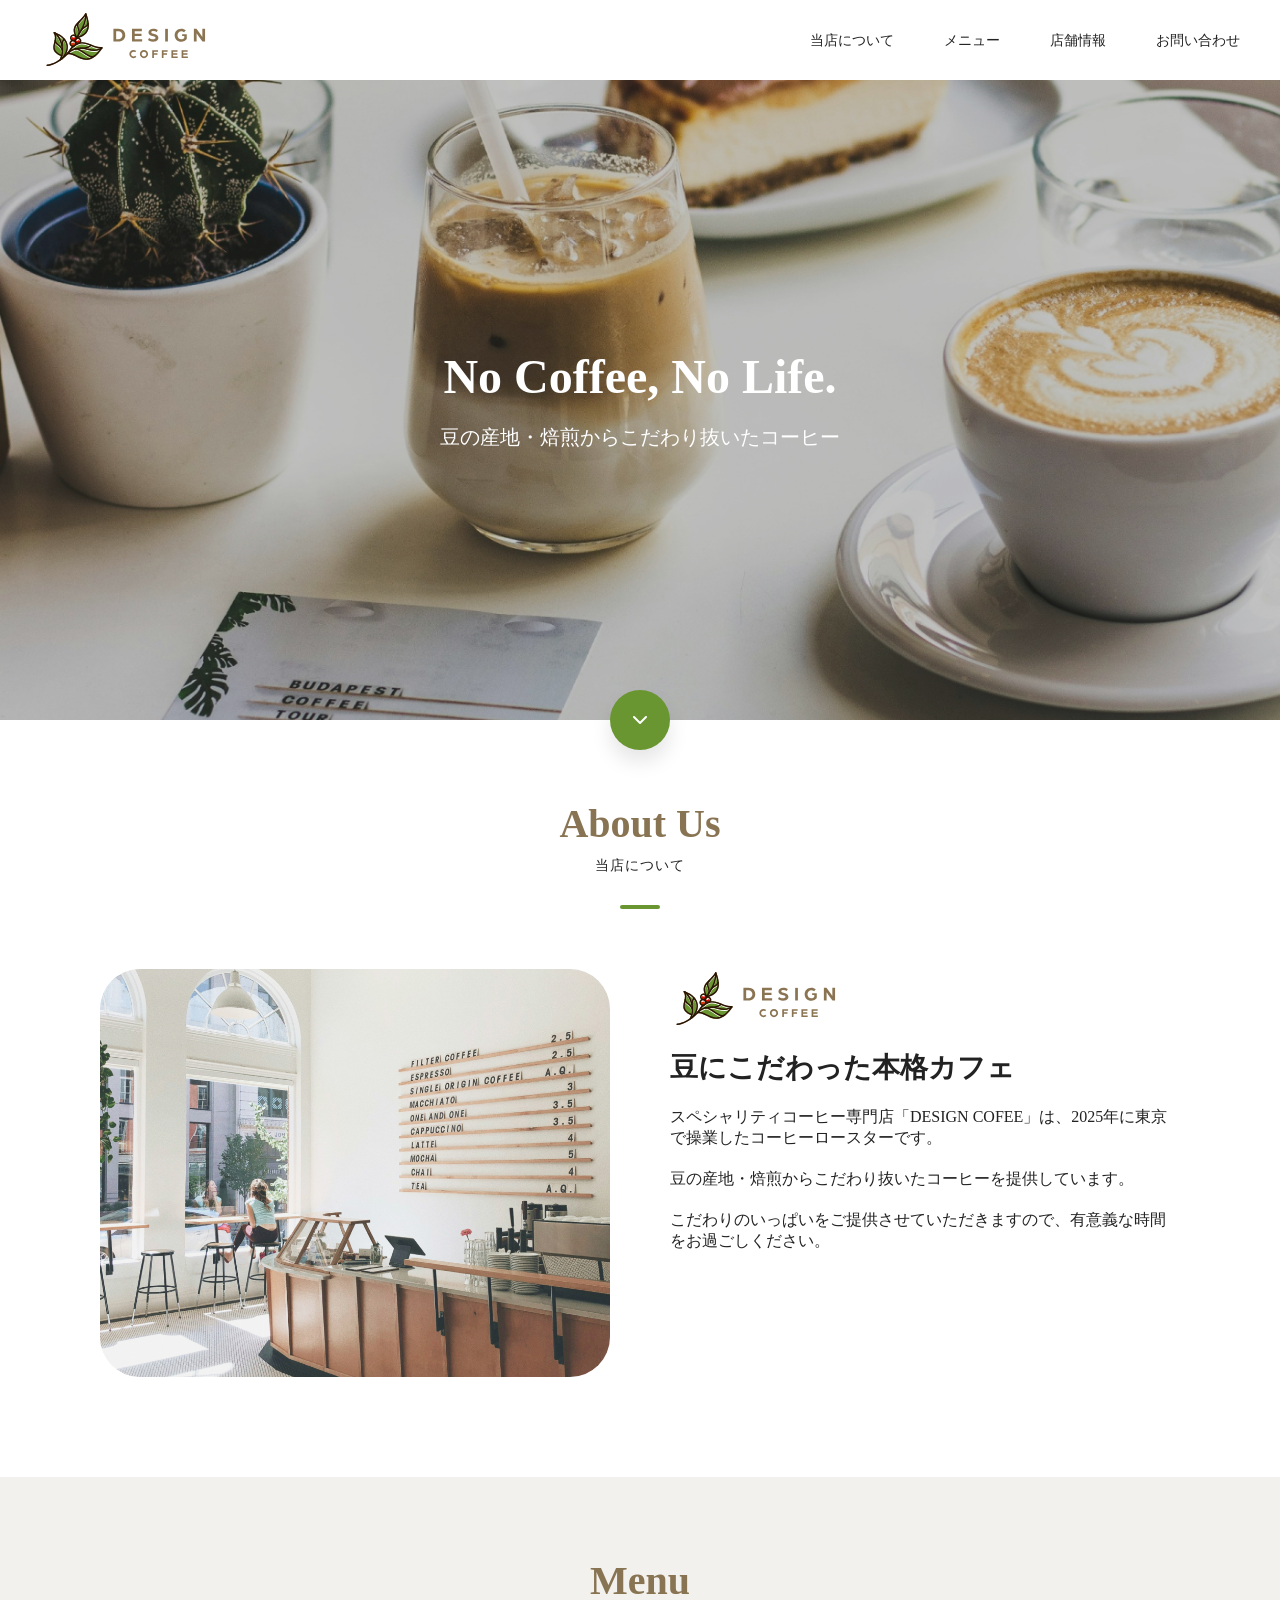
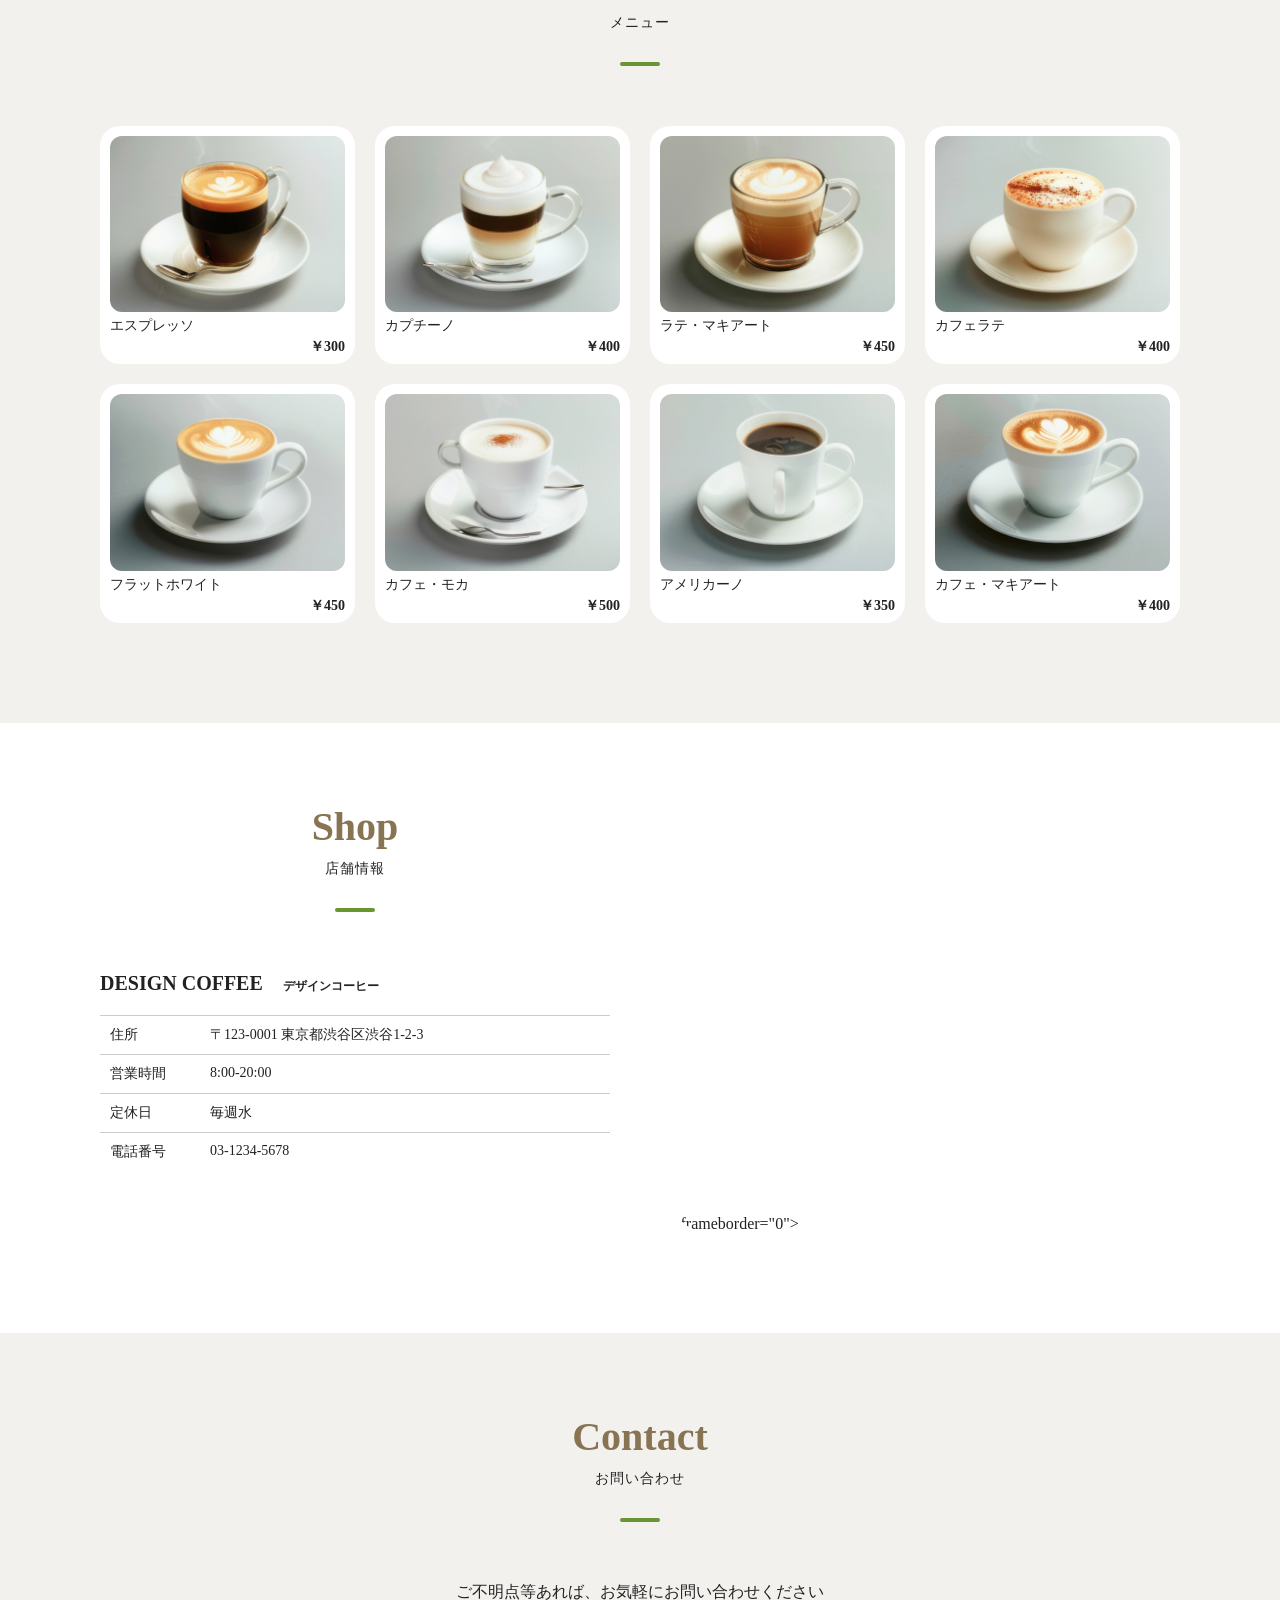
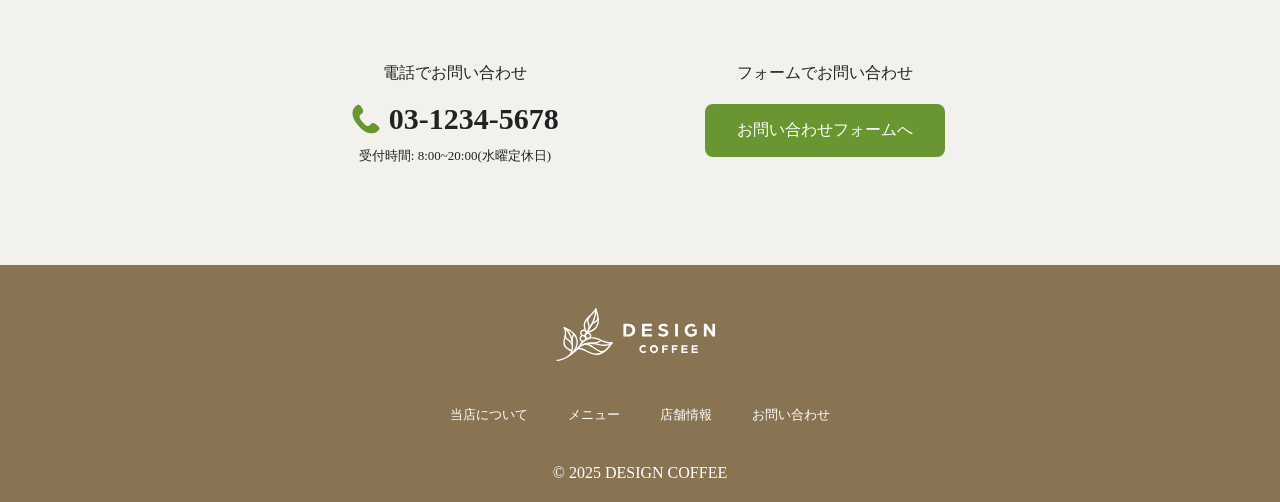
<file: index.html>
<!DOCTYPE html>
<html lang="ja">
<head>
  <meta charset="UTF-8">
  <meta name="viewport" content="width=device-width, initial-scale=1.0">
  <title>Document</title>
  <link rel="stylesheet" href="css/reset.css">
  <link rel="stylesheet" href="css/style.css">
  <link rel="preconnect" href="https://fonts.googleapis.com">
  <link rel="preconnect" href="https://fonts.gstatic.com"crossorigin>
  <link href="https://fonts.googleapis.com/css2?family=Montserrat:ital,wght@0,100..900;1,100..900&family=Noto+Sans+JP:wght@100..900&display=swap" rel="stylesheet">
</head>
<body>
  <header>
    <h1>
      <a href="index.html" class="logo">
        <img src="img/logo.svg" alt="DESIGN COFFEEのロゴ">
      </a>
    </h1>
    <nav>
      <ul>
        <li><a href="index.html#about">当店について</a></li>
        <li><a href="index.html#menu">メニュー</a></li>
        <li><a href="index.html#shop">店舗情報</a></li>
        <li><a href="index.html#contact">お問い合わせ</a></li>
      </ul>
    </nav>
  </header>
  <section class="hero">
    <h2>No Coffee, No Life.</h2>
    <p>豆の産地・焙煎からこだわり抜いたコーヒー</p>
    <a href="#about">
      <img src="img/down.png" alt="下へスクロール">
    </a>
  </section>
  <main>
    <section class="main-section about" id="about">
      <div class="container">
        <div class="heading-group">
          <h2>
            About Us
            <span>当店について</span>
          </h2>
        </div>
        <div class="layout">
          <div class="image">
            <img src="img/about-photo.jpg" alt="当店の写真">
          </div>
          <div class="text">
            <img src="img/logo.svg" alt="DESIGN COFFEEのロゴ">
            <h3>豆にこだわった本格カフェ</h3>
            <p>スペシャリティコーヒー専門店「DESIGN COFEE」は、2025年に東京で操業したコーヒーロースターです。</p>
            <p>豆の産地・焙煎からこだわり抜いたコーヒーを提供しています。</p>
            <p>こだわりのいっぱいをご提供させていただきますので、有意義な時間をお過ごしください。</p>
          </div>
        </div>
      </div>
    </section>
    <section class="main-section menu" id="menu">
      <div class="container">
        <div class="heading-group">
          <h2>Menu</h2>
          <span>メニュー</span>
        </div>
        <ul class="menu-list">
          <li>
            <div class="menu-card">
              <img src="img/menu-1.jpg" alt="エスプレッソ">
              <p class="name">エスプレッソ</p>
              <p class="price">￥300</p>
            </div>
          </li>
          <li>
            <div class="menu-card">
              <img src="img/menu-2.jpg" alt="カプチーノ">
              <p class="name">カプチーノ</p>
              <p class="price">￥400</p>
            </div>
          </li>
          <li>
            <div class="menu-card">
              <img src="img/menu-3.jpg" alt="ラテ・マキアート">
              <p class="name">ラテ・マキアート</p>
              <p class="price">￥450</p>
            </div>
          </li>
          <li>
            <div class="menu-card">
              <img src="img/menu-4.jpg" alt="カフェラテ">
              <p class="name">カフェラテ</p>
              <p class="price">￥400</p>
            </div>
          </li>
          <li>
            <div class="menu-card">
              <img src="img/menu-5.jpg" alt="フラットホワイト">
              <p class="name">フラットホワイト</p>
              <p class="price">￥450</p>
            </div>
          </li>
          <li>
            <div class="menu-card">
              <img src="img/menu-6.jpg" alt="カフェ・モカ">
              <p class="name">カフェ・モカ</p>
              <p class="price">￥500</p>
            </div>
          </li>
          <li>
            <div class="menu-card">
              <img src="img/menu-7.jpg" alt="アメリカーノ">
              <p class="name">アメリカーノ</p>
              <p class="price">￥350</p>
            </div>
          </li>
          <li>
            <div class="menu-card">
              <img src="img/menu-8.jpg" alt="カフェ・マキアート">
              <p class="name">カフェ・マキアート</p>
              <p class="price">￥400</p>
            </div>
          </li>
        </ul>
      </div>
    </section>
    <section class="main-section shop" id="shop">
      <div class="container">
        <div class="layout">
          <div class="text">
            <div class="heading-group">
              <h2>Shop</h2>
              <span>店舗情報</span>
            </div>
            <h3>
              DESIGN COFFEE
              <span>デザインコーヒー</span>
            </h3>
            <dl>
              <dt>住所</dt>
              <dd>〒123-0001 東京都渋谷区渋谷1-2-3</dd>
              <dt>営業時間</dt>
              <dd>8:00-20:00</dd>
              <dt>定休日</dt>
              <dd>毎週水</dd>
              <dt>電話番号</dt>
              <dd>03-1234-5678</dd>
            </dl>
          </div>
          <div class="map">
            <iframe src="https://www.google.com/maps/embed?pb=!1m18!1m12!1m3!1d3227.511622226353!2d138.18330060000005!3d36.0077979!2m3!1f0!2f0!3f0!3m2!1i1024!2i768!4f13.1!3m3!1m2!1s0x601c50e71f7adf49%3A0x2a9c9bdd30254f00!2z5YWs56uL6KuP6Kiq5p2x5Lqs55CG56eR5aSn5a2m!5e0!3m2!1sja!2sjp!4v1779424112737!5m2!1sja!2sjp" width="600" height="450" style="border:0;" allowfullscreen="" loading="lazy" referrerpolicy="no-referrer-when-downgrade"></iframe>" frameborder="0"></iframe>
          </div>
        </div>
      </div>
    </section>
    <section class="main-section contact" id="contact">
      <div class="container">
        <div class="heading-group">
          <h2>Contact</h2>
          <span>お問い合わせ</span>
        </div>
        <p>ご不明点等あれば、お気軽にお問い合わせください</p>
        <div class="layout">
          <div class="tel">
            <p class="label">電話でお問い合わせ</p>
            <a href="tel:0312345678" class="number">
              <img src="img/icon-tel.svg" alt="電話アイコン">
              03-1234-5678
            </a>
            <p class="hour">受付時間: 8:00~20:00(水曜定休日)</p>
          </div>
          <div class="form">
            <p class="label">フォームでお問い合わせ</p>
            <a href="contact.html" class="button">お問い合わせフォームへ</a>
          </div>
        </div>
      </div>
    </section>
  </main>
  <footer>
    <a href="index.html" class="logo">
      <img src="img/logo-white.svg" alt="DESIGN COFFEEのロゴ">
    </a>
    <nav>
      <ul>
        <li>
          <a href="index.html#about">当店について</a>
        </li>
        <li>
          <a href="index.html#menu">メニュー</a>
        </li>
        <li>
          <a href="index.html#shop">店舗情報</a>
        </li>
        <li>
          <a href="index.html#contact">お問い合わせ</a>
        </li>
      </ul>
    </nav>
    <p class="copyright">&copy; 2025 DESIGN COFFEE</p>
  </footer>
</body>
</html>
</file>
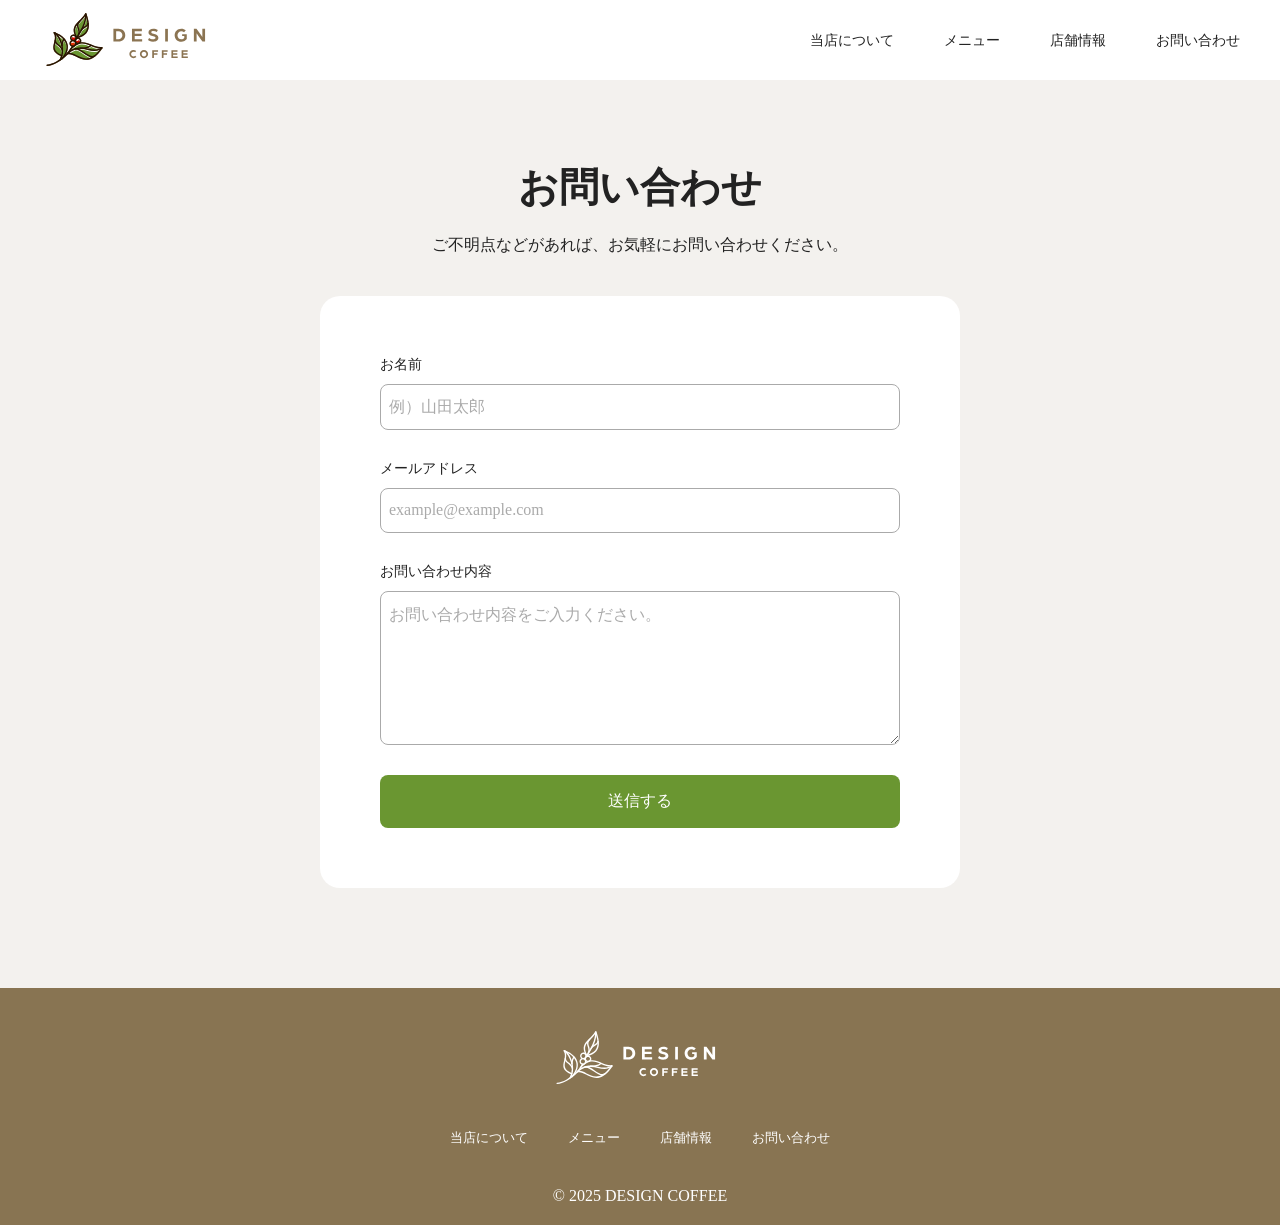
<file: contact.html>
<!DOCTYPE html>
<html lang="ja">
<head>
  <meta charset="UTF-8">
  <meta name="viewport" content="width=device-width, initial-scale=1.0">
  <title>Document</title>
  <link rel="stylesheet" href="css/reset.css">
  <link rel="stylesheet" href="css/style.css">
  <link rel="preconnect" href="https://fonts.googleapis.com">
  <link rel="preconnect" href="https://fonts.gstatic.com"crossorigin>
  <link href="https://fonts.googleapis.com/css2?family=Montserrat:ital,wght@0,100..900;1,100..900&family=Noto+Sans+JP:wght@100..900&display=swap" rel="stylesheet">
</head>
<body>
  <header>
    <h1>
      <a href="index.html" class="logo">
        <img src="img/logo.svg" alt="DESIGN COFFEEのロゴ">
      </a>
    </h1>
    <nav>
      <ul>
        <li><a href="index.html#about">当店について</a></li>
        <li><a href="index.html#menu">メニュー</a></li>
        <li><a href="index.html#shop">店舗情報</a></li>
        <li><a href="index.html#contact">お問い合わせ</a></li>
      </ul>
    </nav>
  </header>
  <main class="lower-main">
    <div class="lower-heading-group">
      <h2>お問い合わせ</h2>
      <p>ご不明点などがあれば、お気軽にお問い合わせください。</p>
    </div>
    <form class="form-box"
      action="https://api.staticforms.dev/submit"
      method="POST">

  <input type="hidden"
         name="accessKey"
         value="sf_2556b8d66755dbaf95016f3f">

  <input type="hidden"
       name="redirectTo"
       value="https://www.sus.ac.jp/">
       
  <div class="form-item">
    <label for="name">お名前</label>
    <input type="text"
           id="name"
           name="name"
           placeholder="例）山田太郎"
           required>
  </div>

  <div class="form-item">
    <label for="email">メールアドレス</label>
    <input type="email"
           id="email"
           name="email"
           placeholder="example@example.com"
           required>
  </div>

  <div class="form-item">
    <label for="message">お問い合わせ内容</label>

    <textarea id="message"
              name="message"
              rows="7"
              placeholder="お問い合わせ内容をご入力ください。"
              required></textarea>
  </div>

  <div class="form-item">
    <button type="submit">送信する</button>
  </div>

</form>
  </main>
  <footer>
    <a href="index.html" class="logo">
      <img src="img/logo-white.svg" alt="DESIGN COFFEEのロゴ">
    </a>
    <nav>
      <ul>
        <li>
          <a href="index.html#about">当店について</a>
        </li>
        <li>
          <a href="index.html#menu">メニュー</a>
        </li>
        <li>
          <a href="index.html#shop">店舗情報</a>
        </li>
        <li>
          <a href="index.html#contact">お問い合わせ</a>
        </li>
      </ul>
    </nav>
    <p class="copyright">&copy; 2025 DESIGN COFFEE</p>
  </footer>
</body>
</html>
</file>
<file: css/style.css>
@charset "utf-8";
header{
  padding: 10px 40px;
  display: flex;
  align-items: center;
  justify-content: space-between;
  .logo{
    display: block;
    img{
      display: block;
      height: 60px;
    }
  }
  nav{
    ul{
      display: flex;
      align-items: center;
      gap: 50px;
    }
    a{
      font-size: 14px;
      font-weight: 400;
      &:hover{
        color: #6A9631;
        text-decoration: underline;
      }
    }
  }
}
.hero{
  color: #fff;
  text-align: center;
  height: 640px;
  background-image: url(../img/hero-background.jpg);
  background-size: cover;
  display: flex;
  flex-direction: column;
  align-items: center;
  justify-content: center;
  position: relative;
  h2{
    font-size: 48px;
    font-weight: 700;
  }
  p{
    font-size: 20px;
    font-weight: 400;
    margin-top: 20px;
  }
  a{
    display: grid;
    place-items: center;
    width: 60px;
    height: 60px;
    background-color: #6A9631;
    border-radius: 50%;
    box-shadow: 0px 12px 20px rgb(0 0 0 / 0.1);
    position: absolute;
    left: 50%;
    bottom: 0;
    translate: -50% 50%;
    img{
      width: 24px;
      height: 24px;
    }
  }
}
main{
  .main-section{
    padding: 80px 0 100px;
    .heading-group{
      text-align: center;
      margin: 0 0 60px;
      h2{
        color: #887452;
        font-size: 40px;
        font-weight: 700;
      }
      span{
        color: #222;
        font-size: 14px;
        font-weight: 400;
        letter-spacing: 0.08em;
        display: block;
        margin-top: 10px;
      }
      &::after{
        content: "";
        display: block;
        width: 40px;
        height: 4px;
        background-color: #6A9631;
        border-radius: 4px;
        margin: 30px auto 0;
      }
    }
  }
}
.about{
  .layout{
    display: grid;
    grid-template-columns: 1fr 1fr;
    align-items: start;
    gap: 60px;
  }
  .image{
    border-radius: 40px;
    overflow: hidden;
    img{
      width: 100%;
      aspect-ratio: 5 / 4;
      object-fit: cover;
    }
  }
  .text{
    img{
      height: 60px;
    }
    h3{
      font-size: 28px;
      font-weight: 700;
      margin-top: 20px;
    }
    p{
      margin-top: 20px;
    }
  }
}
.container{
  max-width: 1160px;
  margin: 0 auto;
  padding-inline: 40px;
}
.menu{
  background-color: #f3f1ee;
}
.menu-card{
  padding: 10px;
  background-color: #fff;
  border-radius: 20px;
  display: grid;
  gap: 5px;
  img{
    width: 100%;
    aspect-ratio: 4 / 3;
    object-fit: cover;
    border-radius: 12px;
  }
  .name{
    font-size: 14px;
  }
  .price{
    font-size: 14px;
    font-weight: 700;
    line-height: 1;
    letter-spacing: 0;
    text-align: right;
  }
}
.menu-list{
  display: grid;
  grid-template-columns: 1fr 1fr 1fr 1fr;
  gap: 20px;
}
.shop{
  .layout{
    display: grid;
    grid-template-columns: 1fr 1fr;
    align-items: start;
    gap: 60px;
  }
  .text{
    h3{
      text-align: center;
      font-size: 20px;
      font-weight: 700;
      margin: 0 0 20px;
      display: flex;
      align-items: baseline;
      gap: 1em;
      span{
        font-size: 0.6em;
      }
    }
    dl{
      display: grid;
      grid-template-columns: 100px 1fr;
      dt,dd{
        font-size: 14px;
        padding: 10px;
        border-top: 1px solid #ccc;
      }
    }
  }
  .map{
    border-radius: 40px;
    overflow: hidden;
    iframe{
      width: 100%;
      height: auto;
      aspect-ratio: 5 / 4;
    }
  }
}
.contact{
  text-align: center;
  background-color: #f3f1ee;
  .layout{
    display: grid;
    grid-template-columns: 1fr 1fr;
    gap: 40px;
    margin-top: 60px;
    margin-inline: auto;
    max-width: 700px;
  }
  .label{
    margin-bottom: 20px;
  }
  .number{
    font-size: 30px;
    font-weight: 700;
    line-height: 1;
    letter-spacing: 0;
    img{
      width: 1em;
    }
  }
  .hour{
    font-size: 13px;
    display: block;
    margin-top: 1em;
  }
  .button{
    display: inline-block;
    color: #fff;
    background-color: #6A9631;
    padding: 1em 2em;
    border-radius: 8px;
  }
}
footer{
  color: #fff;
  background-color: #887452;
  padding: 40px 20px 20px;
  display: grid;
  justify-items: center;
  gap: 40px;
  .logo{
    display: block;
    img{
      display: block;
      height: 60px;
    }
  }
  ul{
    display: flex;
    gap: 40px;
    a{
      font-size: 13px;
    }
  }
  .copyrigth{
    font-size: 12px;
  }
}
.lower-main{
  padding: 80px 0 100px;
  background-color: #f3f1ee;
}
.lower-heading-group{
  text-align: center;
  display: grid;
  justify-items: center;
  gap: 20px;
  margin: 0 0 40px;
  h2{
    font-size: 40px;
    font-weight: 700;
  }
}
.form-box{
  max-width: 640px;
  margin: 0 auto;
  border-radius: 20px;
  padding: 60px;
  background-color: #fff;
  box-shadow: 0px 24px 40px rgb(0,0,0/0.08);
}
.form-item{
  display: grid;
  gap: 10px;
  label{
    font-size: 14px;
  }
  + .form-item{
    margin-top: 30px;
  }
  input,
  textarea{
    border: 1px solid #aaa;
    padding: 0.8em 0.5em;
    border-radius: 8px;
    &::placeholder{
      color: #aaa;
    }
  }
  text-area{
    resize: none;
  }
  button{
    font-size: 16px;
    display: inline-block;
    color: #fff;
    background-color: #6A9631;
    border: none;
    padding: 1em 2em;
    border-radius: 8px;
    &:hover{
      background-color: #517521;
    }
  }
}
</file>
